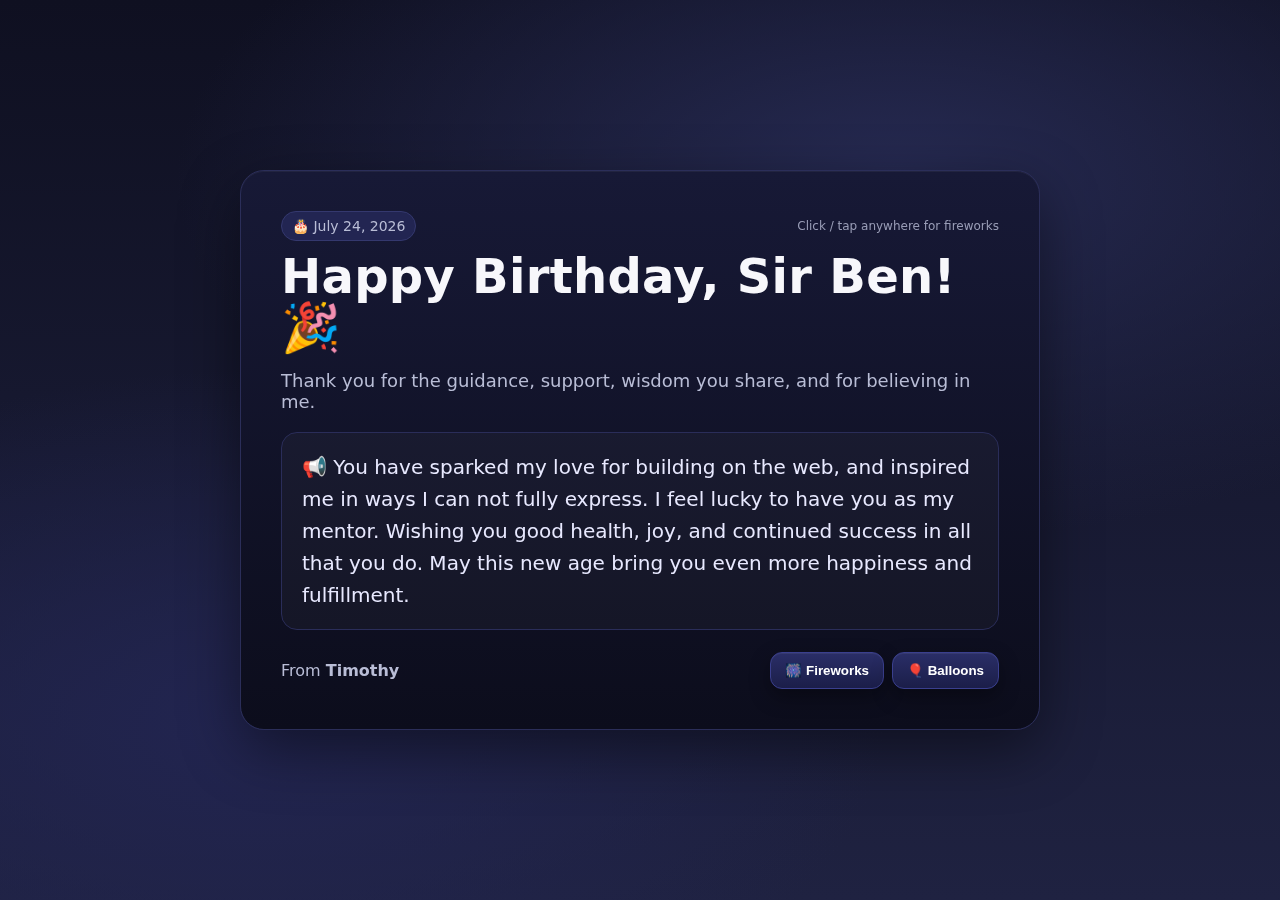
<file: index.html>
<!DOCTYPE html>
<html lang="en">
<head>
  <meta charset="UTF-8" />
  <meta name="viewport" content="width=device-width, initial-scale=1" />
  <title>Sir Ben | Birthday card</title>
  <style>
    :root{
      --bg1:#0f1021;
      --bg2:#1f2241;
      --accent:#ffd166;
      --accent2:#06d6a0;
      --accent3:#ef476f;
      --accent4:#118ab2;
      --card:#14162b;
      --text:#f7f7fb;
      --muted:#b9bdd6;
    }
    *{box-sizing:border-box}
    html,body{
      height:100%;
      margin:0;
      color:var(--text);
      font-family: system-ui, -apple-system, Segoe UI, Roboto, "Helvetica Neue", Arial, "Noto Sans", "Apple Color Emoji", "Segoe UI Emoji";
      background: radial-gradient(1200px 600px at 70% 20%, #262a52 0%, transparent 60%),
                  radial-gradient(900px 500px at 20% 80%, #222551 0%, transparent 70%),
                  linear-gradient(180deg, var(--bg1), var(--bg2));
      overflow:hidden;
    }

    /* Subtle stars */
    .stars{position:fixed; inset:0; pointer-events:none;}
    .stars::before, .stars::after{
      content:""; position:absolute; inset:0; 
      background-repeat:repeat; background-size:200px 200px; opacity:.25; filter:drop-shadow(0 0 2px #fff6);
    }
    .stars::before{background-image:radial-gradient(1px 1px at 20% 30%, #fff 50%, transparent 51%),
                                     radial-gradient(1px 1px at 60% 70%, #fff 50%, transparent 51%),
                                     radial-gradient(1px 1px at 80% 40%, #fff 50%, transparent 51%);}   
    .stars::after{background-image:radial-gradient(1px 1px at 35% 50%, #fff 50%, transparent 51%),
                                    radial-gradient(1px 1px at 75% 20%, #fff 50%, transparent 51%),
                                    radial-gradient(1px 1px at 5% 85%, #fff 50%, transparent 51%);}   

    .center{
      position:relative;
      display:grid; place-items:center;
      min-height:100dvh; padding:24px;
    }

    .card{
      position:relative;
      width:min(800px, 95vw);
      border-radius:24px; 
      background:linear-gradient(180deg, #171936, #0c0d1c);
      border:1px solid #2b2e59;
      box-shadow:0 20px 60px rgba(0,0,0,.45), inset 0 1px 0 rgba(255,255,255,.05);
      overflow:hidden;
      padding: clamp(20px, 5vw, 40px);
    }

    .topline{
      display:flex; align-items:center; justify-content:space-between; gap:12px; 
      margin-bottom:10px; color:var(--muted);
      font-size:clamp(12px, 1.8vw, 14px);
    }
    .badge{padding:6px 10px; border-radius:999px; background:#222552; border:1px solid #34386e}

    h1{
      margin:10px 0 8px;
      font-size:clamp(28px, 5vw, 48px);
      line-height:1.05;
      letter-spacing:.3px;
    }
    .subtitle{color:var(--muted); font-size:clamp(14px, 2.2vw, 18px); margin-bottom:20px}

    .message{
      font-size:clamp(16px, 2.2vw, 20px); line-height:1.6; color:#e8e9ff;
      background:rgba(255,255,255,.03); border:1px solid #2a2d59; border-radius:16px; padding:18px 20px;
    }

    .footer{
      display:flex; gap:12px; flex-wrap:wrap; align-items:center; justify-content:space-between;
      margin-top:22px; color:var(--muted);
    }
    .btn{
      appearance:none; border:none; cursor:pointer; 
      padding:10px 14px; border-radius:12px; font-weight:600; 
      background:linear-gradient(180deg, #2a2e67, #1b1e49); color:#fff;
      border:1px solid #3a3f8e; box-shadow:0 8px 20px rgba(0,0,0,.35), inset 0 1px 0 rgba(255,255,255,.06);
      transition: transform .08s ease, filter .2s ease;
    }
    .btn:hover{filter:brightness(1.05)}
    .btn:active{transform:translateY(1px)}

    /* Balloons */
    .balloons{position:fixed; inset:0; overflow:hidden; pointer-events:none}
    .balloon{
      position:absolute; bottom:-20vh; width:42px; height:54px; border-radius:60% 60% 60% 60%;
      background: var(--accent);
      box-shadow: inset 0 -8px 16px rgba(0,0,0,.25), inset 6px 8px 14px rgba(255,255,255,.25);
      transform:translateY(0) rotate(0deg);
      animation: floatUp linear infinite;
    }
    .balloon::after{ /* knot */
      content:""; position:absolute; left:50%; bottom:-6px; transform:translateX(-50%);
      width:8px; height:8px; background:inherit; clip-path: polygon(50% 0, 0 100%, 100% 100%);
    }
    .string{ position:absolute; left:50%; bottom:-110px; width:1.4px; height:120px; 
      background:linear-gradient(to bottom, #fff8, #fff2 60%, transparent); transform:translateX(-50%); }

    @keyframes floatUp{
      0%{ transform: translateY(0) rotate(0deg); opacity:0 }
      8%{ opacity:1 }
      100%{ transform: translateY(-130vh) rotate(6deg); opacity:.95 }
    }

    /* Fireworks (CSS & JS hybrid) */
    .firework{
      position: fixed; left: 50%; top: 50%; width: 4px; height: 4px; border-radius: 50%;
      background: transparent; pointer-events:none; filter: drop-shadow(0 0 6px #fff);
      animation: boom 900ms ease-out forwards;
    }
    @keyframes boom{
      0%{ box-shadow: 0 0 #fff; opacity:1; transform:scale(1)}
      100%{ box-shadow:
        0 -80px var(--accent), 0 80px var(--accent2), 80px 0 var(--accent3), -80px 0 var(--accent4),
        56px -56px #fff, -56px -56px #ffd6fb, 56px 56px #a0f, -56px 56px #0ff,
        0 -140px #fff2, 0 140px #fff2, 140px 0 #fff2, -140px 0 #fff2; 
        opacity:0; transform:scale(1.2)
      }
    }

    /* Subtle instruction */
    .hint{font-size:12px; opacity:.8;}

    /* Responsive tweaks */
    @media (max-width: 480px){
      .footer{flex-direction:column; align-items:stretch}
      .btn{width:100%}
    }
  </style>
</head>
<body>
  <div class="stars"></div>
  <div class="balloons" id="balloons"></div>

  <main class="center">
    <section class="card" role="region" aria-label="Digital birthday card">
      <div class="topline">
        <span class="badge" id="dateBadge">🎂 Today</span>
        <span class="hint">Click / tap anywhere for fireworks</span>
      </div>
      <h1>Happy Birthday, <span id="recipient"></span>! 🎉</h1>
      <p class="subtitle">Thank you for the guidance, support, wisdom you share, and for believing in me.</p>

      <div class="message" id="message">
        📢 You have sparked my love for building on the web, and inspired me in ways I can not fully express. I feel lucky to have you as my mentor. Wishing you good health, joy, and continued success in all that you do. May this new age bring you even more happiness and fulfillment.
      </div>

      <div class="footer">
        <div>
          From <strong id="sender">Your name</strong>
        </div>
        <div style="display:flex; gap:8px; align-items:center;">
          <!-- <button class="btn" id="personalizeBtn" title="Edit names and message">✏️ Personalize</button> -->
          <button class="btn" id="burstBtn" title="Launch fireworks">🎆 Fireworks</button>
          <button class="btn" id="balloonBtn" title="Release balloons">🎈 Balloons</button>
        </div>
      </div>
    </section>
  </main>

  <script>
    // ======= Simple Personalization =======
    const recipientEl = document.getElementById('recipient');
    const senderEl    = document.getElementById('sender');
    const messageEl   = document.getElementById('message');

    // Optional: set these before sending
    let recipientName = 'Sir Ben';
    let senderName    = 'Timothy';
    let customMessage = messageEl.textContent.trim();

    function applyText(){
      recipientEl.textContent = recipientName;
      senderEl.textContent = senderName;
      messageEl.textContent = customMessage;
    }
    applyText();

    // Add date badge text
    const dateBadge = document.getElementById('dateBadge');
    const today = new Date();
    const opts = { year:'numeric', month:'long', day:'numeric' };
    dateBadge.textContent = '🎂 ' + today.toLocaleDateString(undefined, opts);

    /* document.getElementById('personalizeBtn').addEventListener('click', () => {
      const r = prompt('Recipient name', recipientName);
      if (r !== null && r.trim()) recipientName = r.trim();
      const s = prompt('Your name', senderName);
      if (s !== null && s.trim()) senderName = s.trim();
      const m = prompt('Your message', customMessage);
      if (m !== null && m.trim()) customMessage = m.trim();
      applyText();
    }); */

    // ======= Fireworks =======
    function fireworkAt(x, y){
      const f = document.createElement('div');
      f.className = 'firework';
      f.style.left = x + 'px';
      f.style.top  = y + 'px';
      document.body.appendChild(f);
      setTimeout(()=> f.remove(), 950);
    }

    function burst(n=3){
      const {innerWidth:w, innerHeight:h} = window;
      for(let i=0;i<n;i++){
        const x = Math.random()*w*0.9 + w*0.05;
        const y = Math.random()*h*0.5 + h*0.1;
        setTimeout(()=> fireworkAt(x,y), i*120);
      }
    }

    document.getElementById('burstBtn').addEventListener('click', ()=> burst(5));
    document.addEventListener('click', (e)=>{
      // ignore button clicks (handled above) but allow background taps
      const tag = (e.target.tagName||'').toLowerCase();
      if(['button','a','input','textarea','label','svg','path'].includes(tag)) return;
      fireworkAt(e.clientX, e.clientY);
    });

    // ======= Balloons =======
    const balloonsWrap = document.getElementById('balloons');
    const colors = ['#ff9a9e', '#fad0c4', '#a18cd1', '#fbc2eb', '#84fab0', '#8fd3f4', '#ffd166', '#06d6a0', '#ef476f', '#118ab2'];

    function createBalloon(){
      const b = document.createElement('div');
      b.className = 'balloon';
      const c = colors[Math.floor(Math.random()*colors.length)];
      b.style.background = c;
      b.style.left = (Math.random()*100) + 'vw';
      const dur = 9 + Math.random()*6; // 9-15s
      b.style.animationDuration = dur + 's';
      b.style.animationDelay = (Math.random()*3) + 's';
      b.style.transform = `translateY(${Math.random()*40}vh)`;

      const s = document.createElement('div');
      s.className = 'string';
      b.appendChild(s);

      balloonsWrap.appendChild(b);
      setTimeout(()=> b.remove(), (dur+4)*1000);
    }

    function releaseBalloons(count=18){
      for(let i=0;i<count;i++) setTimeout(createBalloon, i*250);
    }

    document.getElementById('balloonBtn').addEventListener('click', ()=> releaseBalloons(24));

    // Auto trigger a gentle intro
    setTimeout(()=>{ releaseBalloons(14); burst(3); }, 800);

    // ======= Share helper (copy to clipboard) =======
    // Long-press to copy the message text (useful for WhatsApp)
    let pressTimer;
    messageEl.addEventListener('mousedown', ()=> { pressTimer = setTimeout(copyMessage, 500); });
    messageEl.addEventListener('mouseup', ()=> clearTimeout(pressTimer));
    messageEl.addEventListener('mouseleave', ()=> clearTimeout(pressTimer));

    function copyMessage(){
      const text = `Happy Birthday, ${recipientName}!\n\n${customMessage}\n\n— ${senderName}`;
      navigator.clipboard?.writeText(text).then(()=>{
        const old = messageEl.textContent;
        messageEl.textContent = '✅ Copied! Paste this into WhatsApp.';
        setTimeout(()=> messageEl.textContent = old, 1200);
      });
    }
  </script>
</body>
</html>
</file>
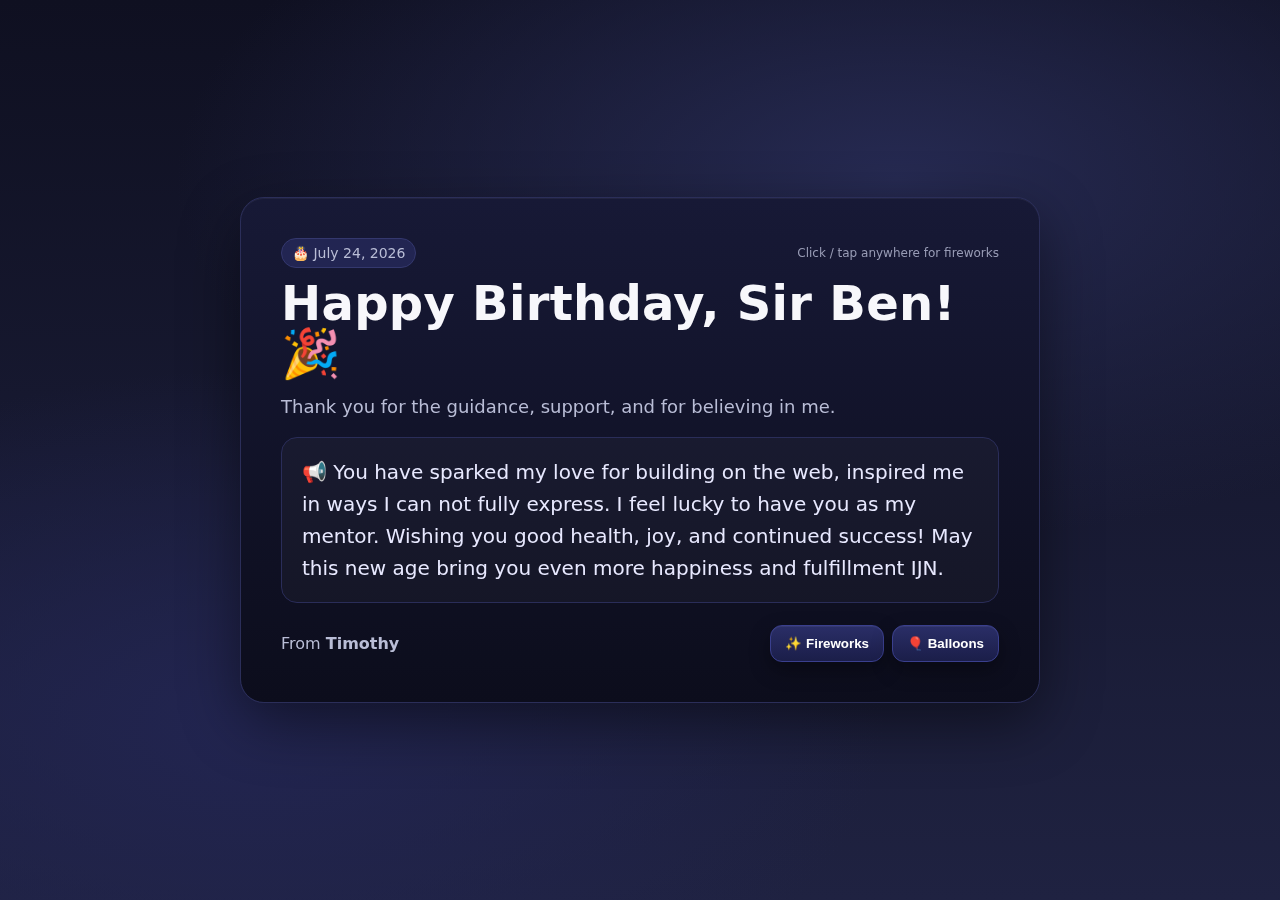
<file: index-main.html>
<!DOCTYPE html>
<html lang="en">
<head>
  <meta charset="UTF-8">
  <meta http-equiv="X-UA-Compatible" content="IE=edge">
  <meta name="viewport" content="width=device-width, initial-scale=1.0">
  <meta name="description" content="My Happy Birthday Gift and Well Wishes Digital Card For My Mentor Sir. Ben">
  <link rel="icon" href="/favicon.ico" type="image/x-icon">
  <link rel="stylesheet" href="/main-style.css">
  <script src="main-script.js" async></script>
  <link rel="canonical" href="https://tsshekwogaza.github.io/Birthday-Card/">
  <title>Sir Ben | Birthday card</title>
  <meta name="Author" content="@tsshekwogaza">
  <meta name="keywords" content="Happy Birthday Well Wishes Digital Card For My Mentor">
</head>
<body>
  <div class="stars"></div>
  <div class="balloons" id="balloons"></div>

  <main class="center">
    <section class="card" role="region" aria-label="Digital birthday card">
      <div class="topline">
        <span class="badge" id="dateBadge">🎂 21 August 2025</span>
        <span class="hint">Click / tap anywhere for fireworks</span>
      </div>
      <h1>Happy Birthday, <span id="recipient">Sir Ben</span>! 🎉</h1>
      <p class="subtitle">Thank you for the guidance, support, and for believing in me.</p>

      <div class="message" id="message">
        📢 You have sparked my love for building on the web, inspired me in ways I can not fully express. I feel lucky to have you as my mentor. Wishing you good health, joy, and continued success! May this new age bring you even more happiness and fulfillment IJN.
      </div>

      <div class="footer">
        <div>
          From <strong id="sender">Timothy</strong>
        </div>
        <div style="display:flex; gap:8px; align-items:center;">
          <button class="btn" id="burstBtn" title="Launch fireworks">✨ Fireworks</button>
          <button class="btn" id="balloonBtn" title="Release balloons">🎈 Balloons</button>
        </div>
      </div>
    </section>
  </main>

</body>
</html>
</file>
<file: main-style.css>
:root{
  --bg1:#0f1021; 
  --bg2:#1f2241;  
  --accent:#ffd166; 
  --accent2:#06d6a0; 
  --accent3:#ef476f; 
  --accent4:#118ab2; 
  --card:#14162b;
  --text:#f7f7fb;
  --muted:#b9bdd6;
}
*{box-sizing:border-box}
html,body{
  height:100%;
  margin:0;
  color:var(--text);
  font-family: system-ui, -apple-system, Segoe UI, Roboto, "Helvetica Neue", Arial, "Noto Sans", "Apple Color Emoji", "Segoe UI Emoji";
  background: radial-gradient(1200px 600px at 70% 20%, #262a52 0%, transparent 60%),
              radial-gradient(900px 500px at 20% 80%, #222551 0%, transparent 70%),
              linear-gradient(180deg, var(--bg1), var(--bg2));
  overflow:hidden;
}

.stars{position:fixed; inset:0; pointer-events:none;}
.stars::before, .stars::after{
  content:""; position:absolute; inset:0; 
  background-repeat:repeat; background-size:200px 200px; opacity:.25; filter:drop-shadow(0 0 2px #fff6);
}
.stars::before{background-image:radial-gradient(1px 1px at 20% 30%, #fff 50%, transparent 51%),
                                  radial-gradient(1px 1px at 60% 70%, #fff 50%, transparent 51%),
                                  radial-gradient(1px 1px at 80% 40%, #fff 50%, transparent 51%);}   
.stars::after{background-image:radial-gradient(1px 1px at 35% 50%, #fff 50%, transparent 51%),
                                radial-gradient(1px 1px at 75% 20%, #fff 50%, transparent 51%),
                                radial-gradient(1px 1px at 5% 85%, #fff 50%, transparent 51%);}   

.center{
  position:relative; display:grid; place-items:center; min-height:100dvh; padding:24px;
}

.card{
  position:relative; width:min(800px, 95vw); border-radius:24px;  background:linear-gradient(180deg, #171936, #0c0d1c); border:1px solid #2b2e59; box-shadow:0 20px 60px rgba(0,0,0,.45), inset 0 1px 0 rgba(255,255,255,.05);overflow:hidden; padding: clamp(20px, 5vw, 40px);
}

.topline{
  display:flex; align-items:center; justify-content:space-between; gap:12px; margin-bottom:10px; color:var(--muted);font-size:clamp(12px, 1.8vw, 14px);
}
.badge{padding:6px 10px; border-radius:999px; background:#222552; border:1px solid #34386e}

h1{
  margin:10px 0 8px; font-size:clamp(28px, 5vw, 48px); line-height:1.05; letter-spacing:.3px;
}
.subtitle{color:var(--muted); font-size:clamp(14px, 2.2vw, 18px); margin-bottom:20px}

.message{
  font-size:clamp(16px, 2.2vw, 20px); line-height:1.6; color:#e8e9ff; background:rgba(255,255,255,.03); border:1px solid #2a2d59; border-radius:16px; padding:18px 20px;
}

.footer{
  display:flex; gap:12px; flex-wrap:wrap; align-items:center; justify-content:space-between; margin-top:22px; color:var(--muted);
}
.btn{
  appearance:none; border:none; cursor:pointer; padding:10px 14px; border-radius:12px; font-weight:600; background:linear-gradient(180deg, #2a2e67, #1b1e49); color:#fff;border:1px solid #3a3f8e; box-shadow:0 8px 20px rgba(0,0,0,.35), inset 0 1px 0 rgba(255,255,255,.06);transition: transform .08s ease, filter .2s ease;
}
.btn:hover{filter:brightness(1.05)}
.btn:active{transform:translateY(1px)}

.balloons{position:fixed; inset:0; overflow:hidden; pointer-events:none}
.balloon{
  position:absolute; bottom:-20vh; width:42px; height:54px; border-radius:60% 60% 60% 60%;
  background: var(--accent);
  box-shadow: inset 0 -8px 16px rgba(0,0,0,.25), inset 6px 8px 14px rgba(255,255,255,.25);
  transform:translateY(0) rotate(0deg);
  animation: floatUp linear infinite;
}
.balloon::after{ /* knot */
  content:""; position:absolute; left:50%; bottom:-6px; transform:translateX(-50%); width:8px; height:8px; background:inherit; clip-path: polygon(50% 0, 0 100%, 100% 100%);
}
.string{ position:absolute; left:50%; bottom:-110px; width:1.4px; height:120px; 
  background:linear-gradient(to bottom, #fff8, #fff2 60%, transparent); transform:translateX(-50%); }

@keyframes floatUp{
  0%{ transform: translateY(0) rotate(0deg); opacity:0 }
  8%{ opacity:1 }
  100%{ transform: translateY(-130vh) rotate(6deg); opacity:.95 }
}

.firework{
  position: fixed; left: 50%; top: 50%; width: 4px; height: 4px; border-radius: 50%;background: transparent; pointer-events:none; filter: drop-shadow(0 0 6px #fff);animation: boom 900ms ease-out forwards;
}
@keyframes boom{
  0%{ box-shadow: 0 0 #fff; opacity:1; transform:scale(1)}
  100%{ box-shadow:
    0 -80px var(--accent), 0 80px var(--accent2), 80px 0 var(--accent3), -80px 0 var(--accent4),
    56px -56px #fff, -56px -56px #ffd6fb, 56px 56px #a0f, -56px 56px #0ff,
    0 -140px #fff2, 0 140px #fff2, 140px 0 #fff2, -140px 0 #fff2; 
    opacity:0; transform:scale(1.2)
  }
}

.hint{font-size:12px; opacity:.8;}

/* Responsive tweaks */
@media (max-width:480px){
  .footer{flex-direction:column; align-items:stretch}
  .btn{width:100%}
}
</file>
